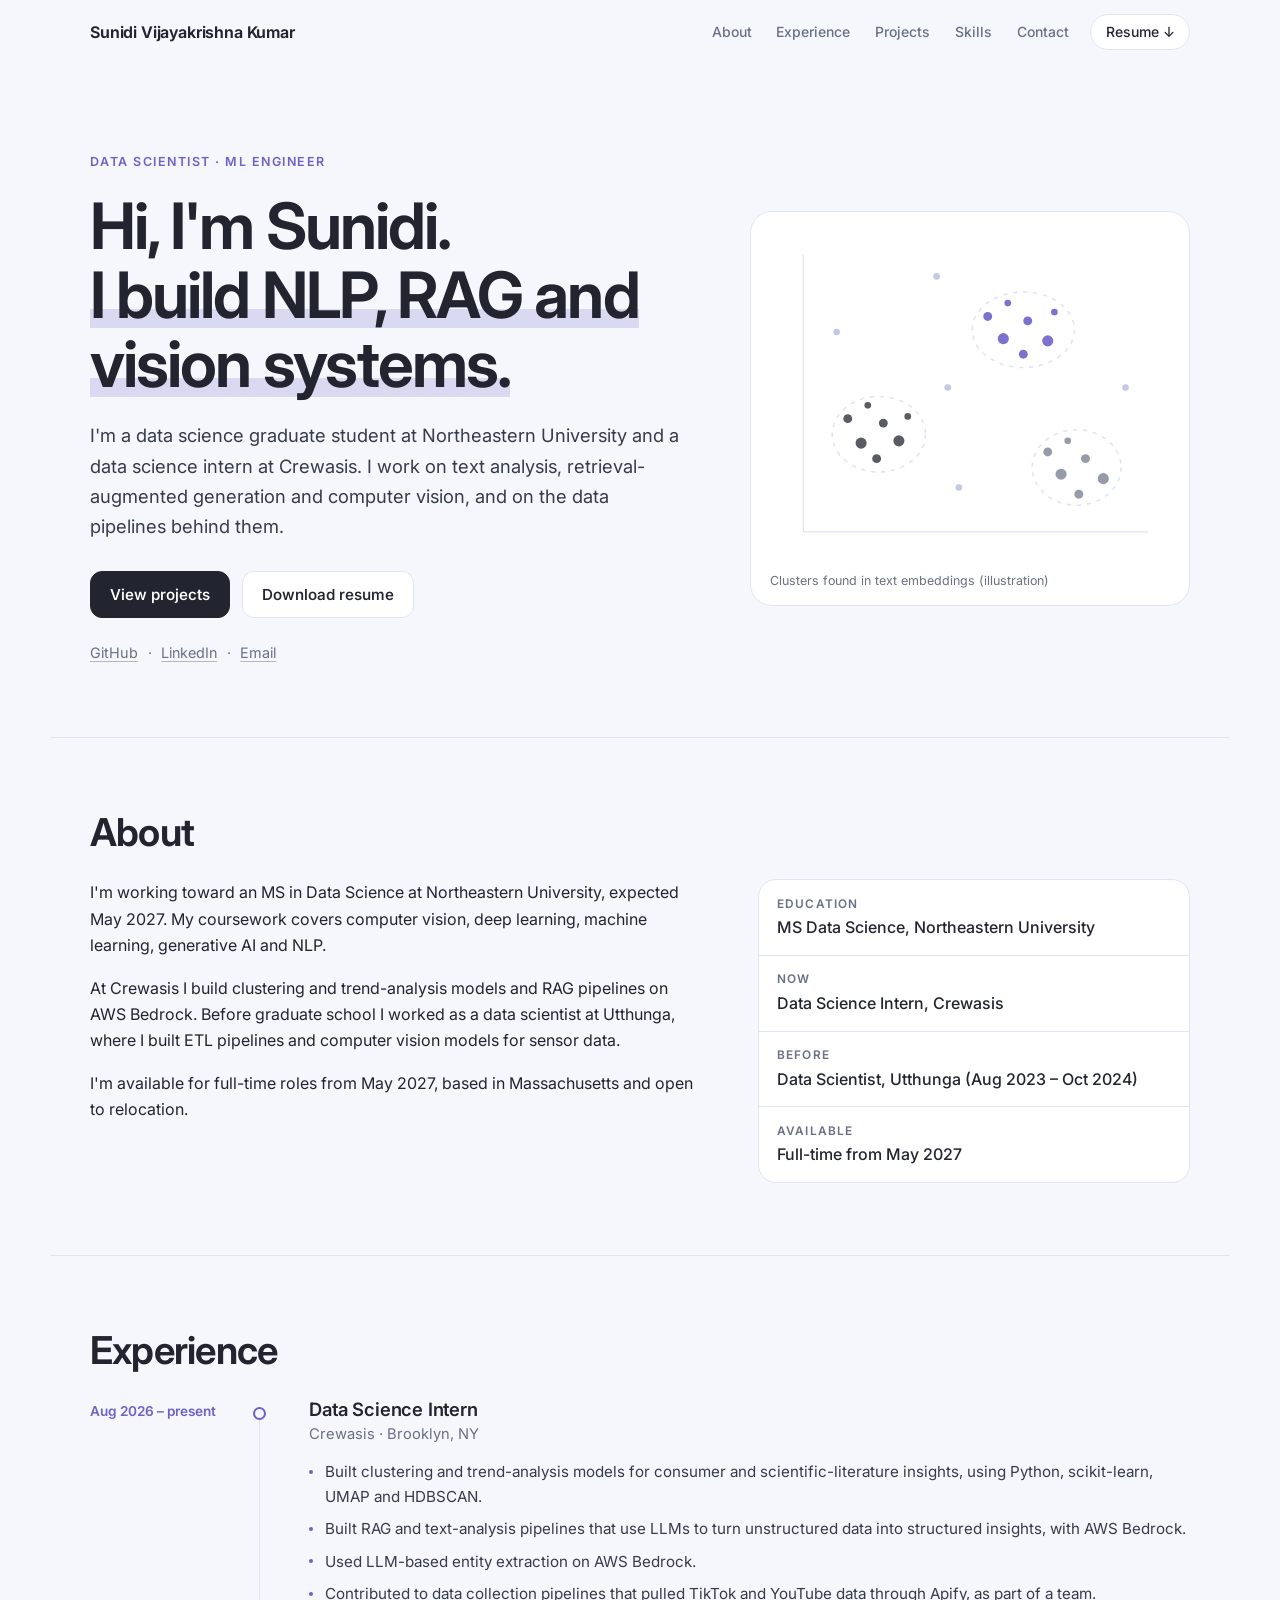
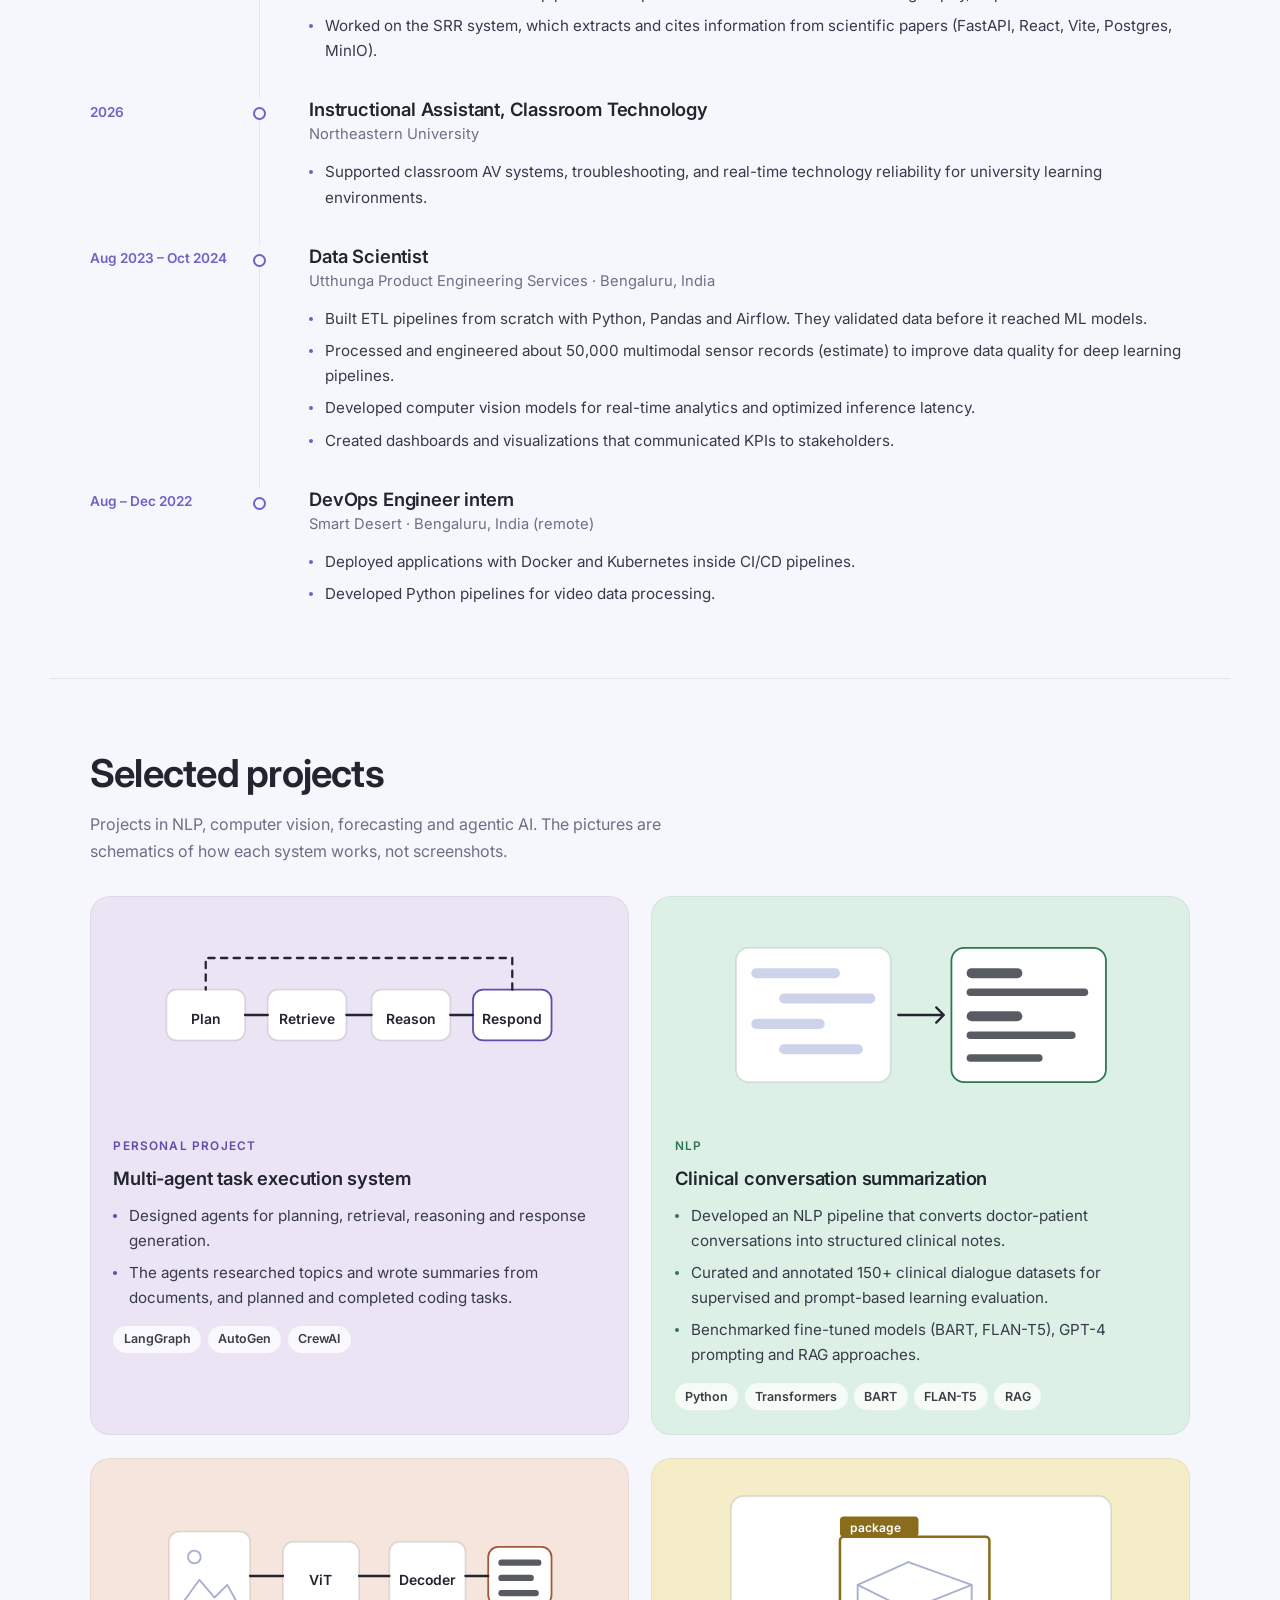
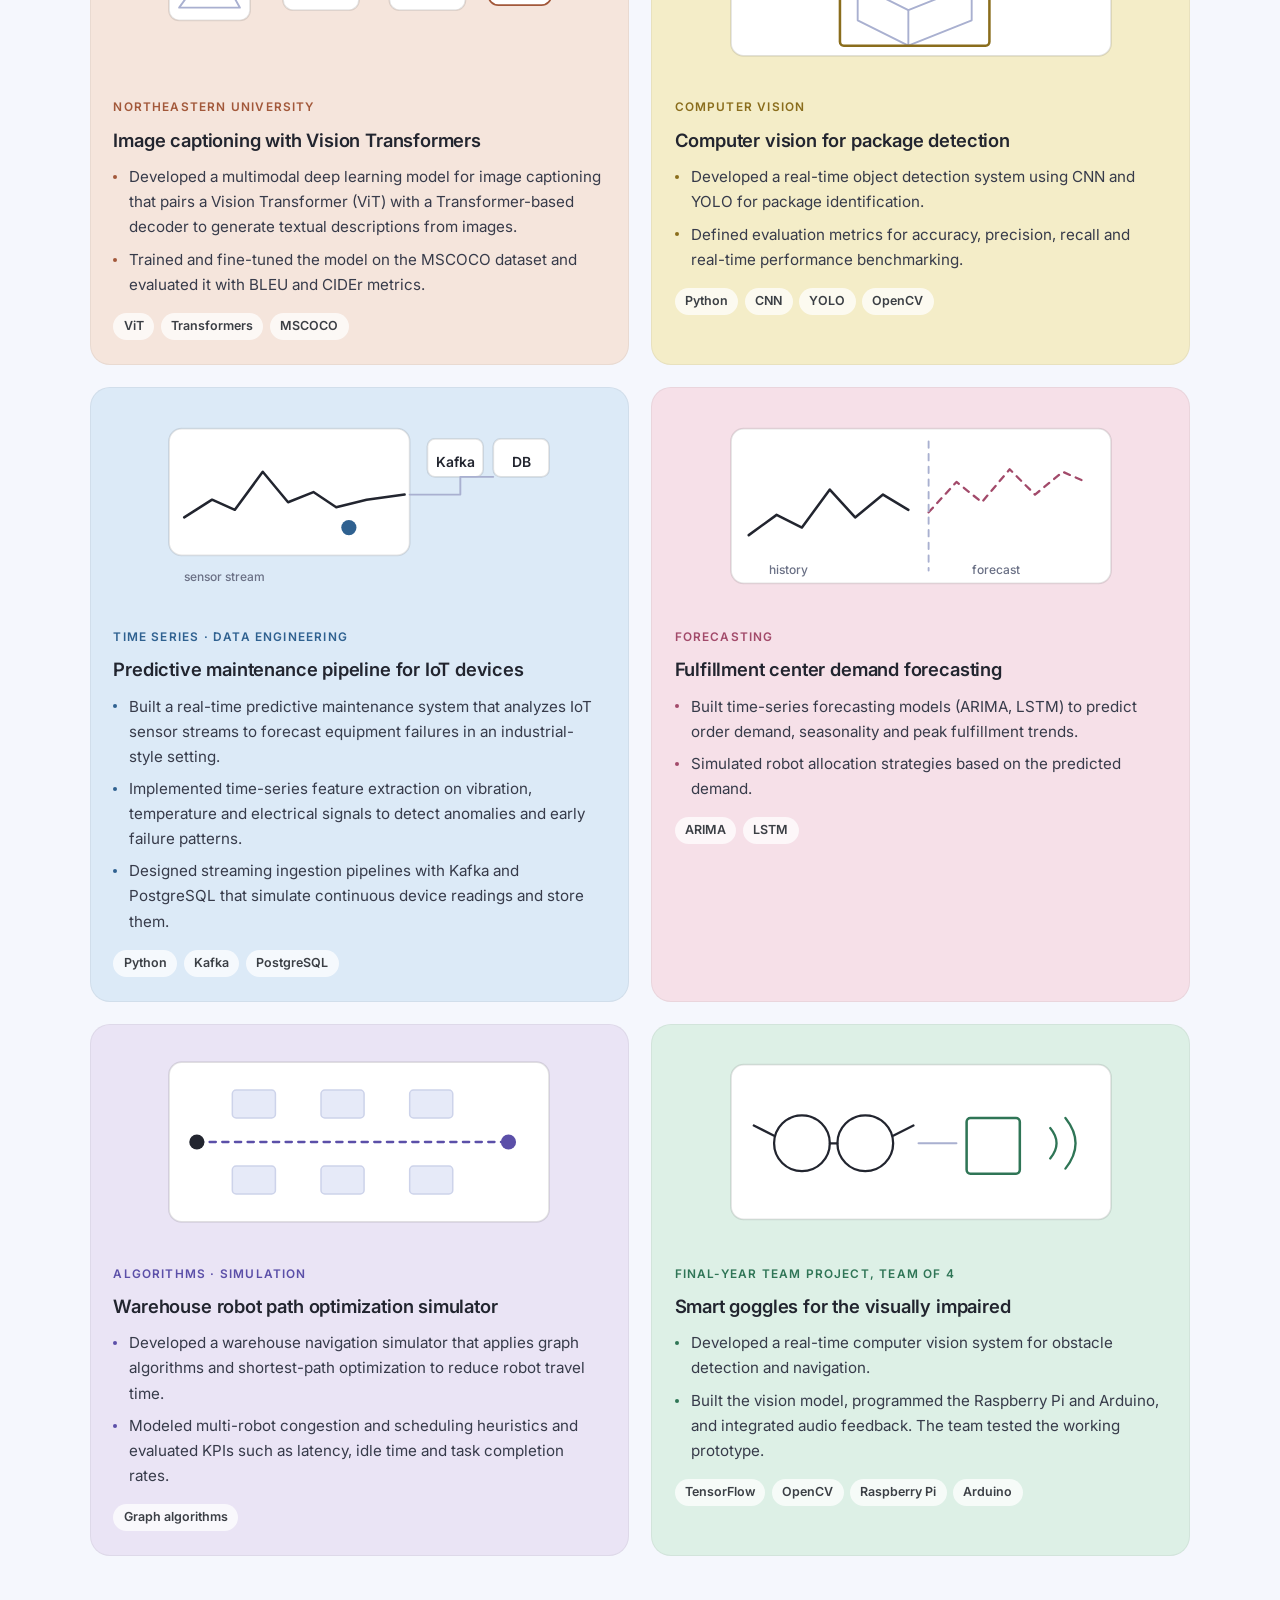
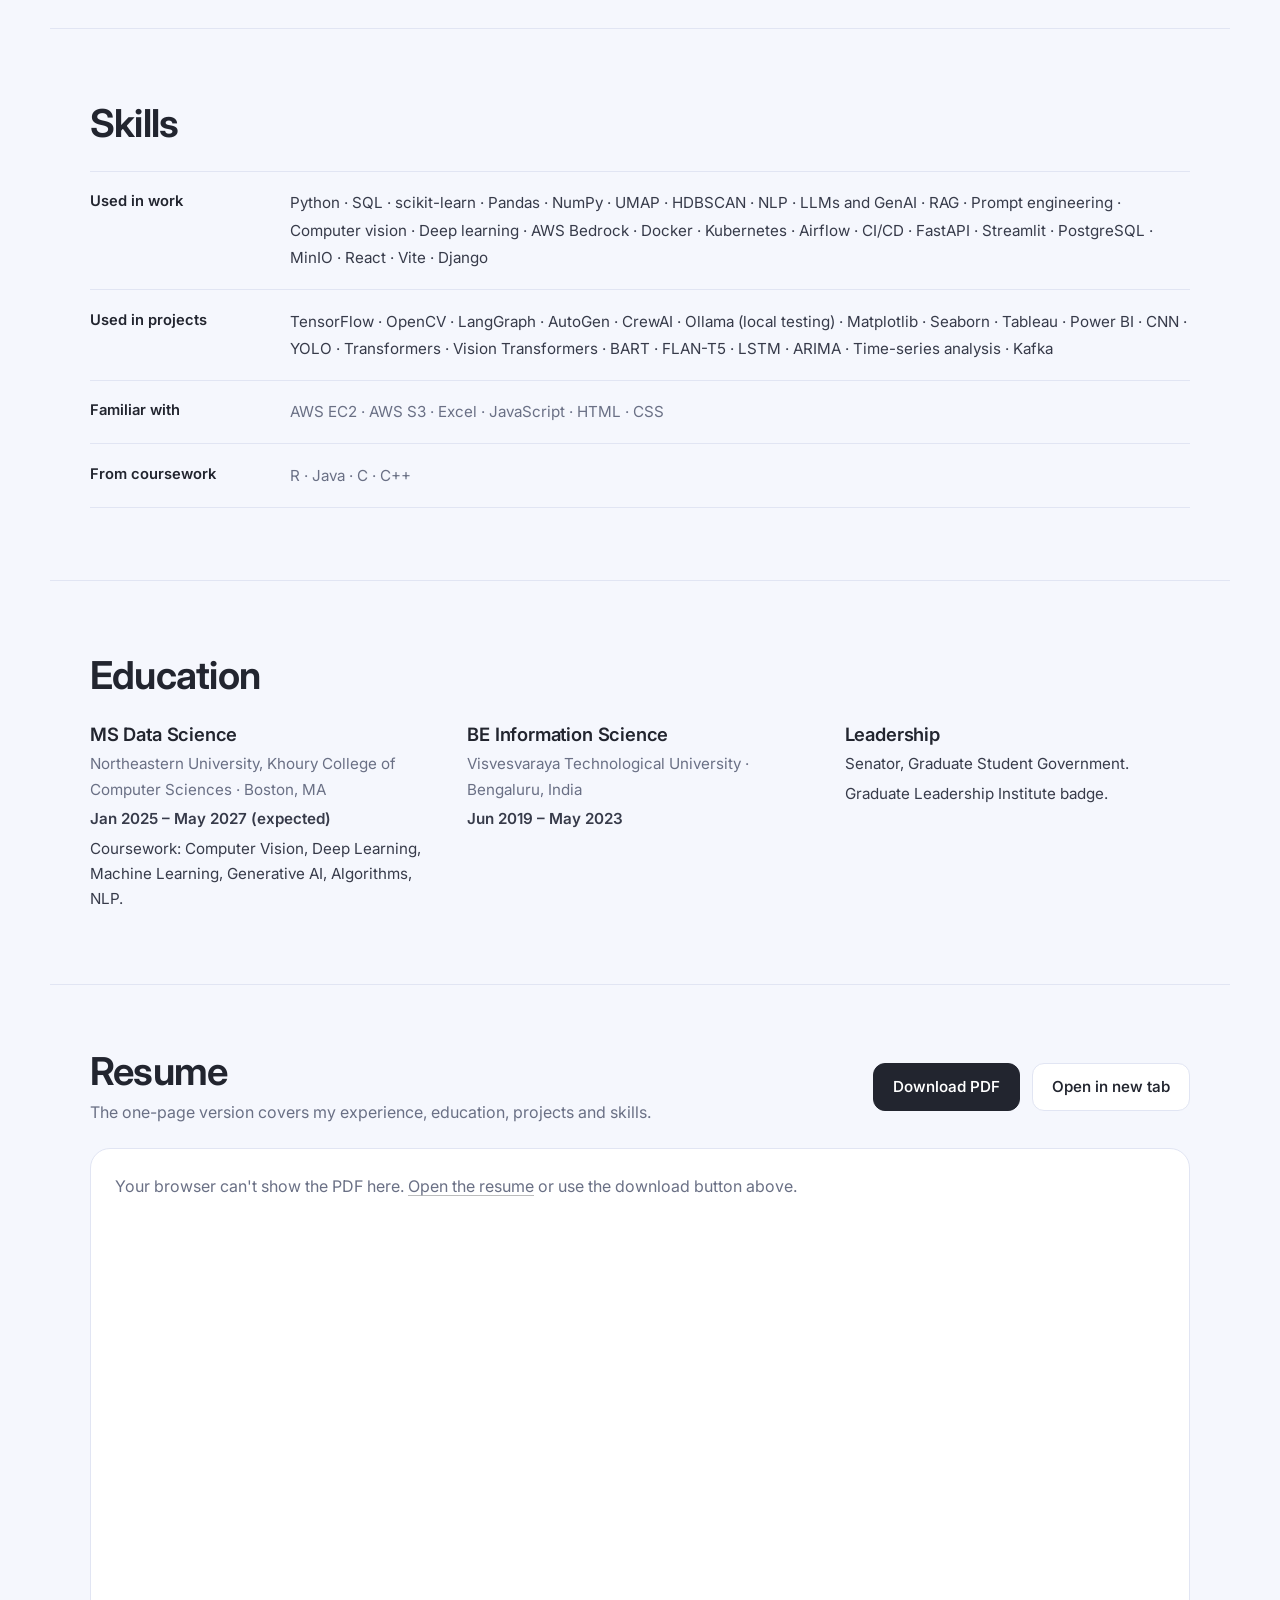
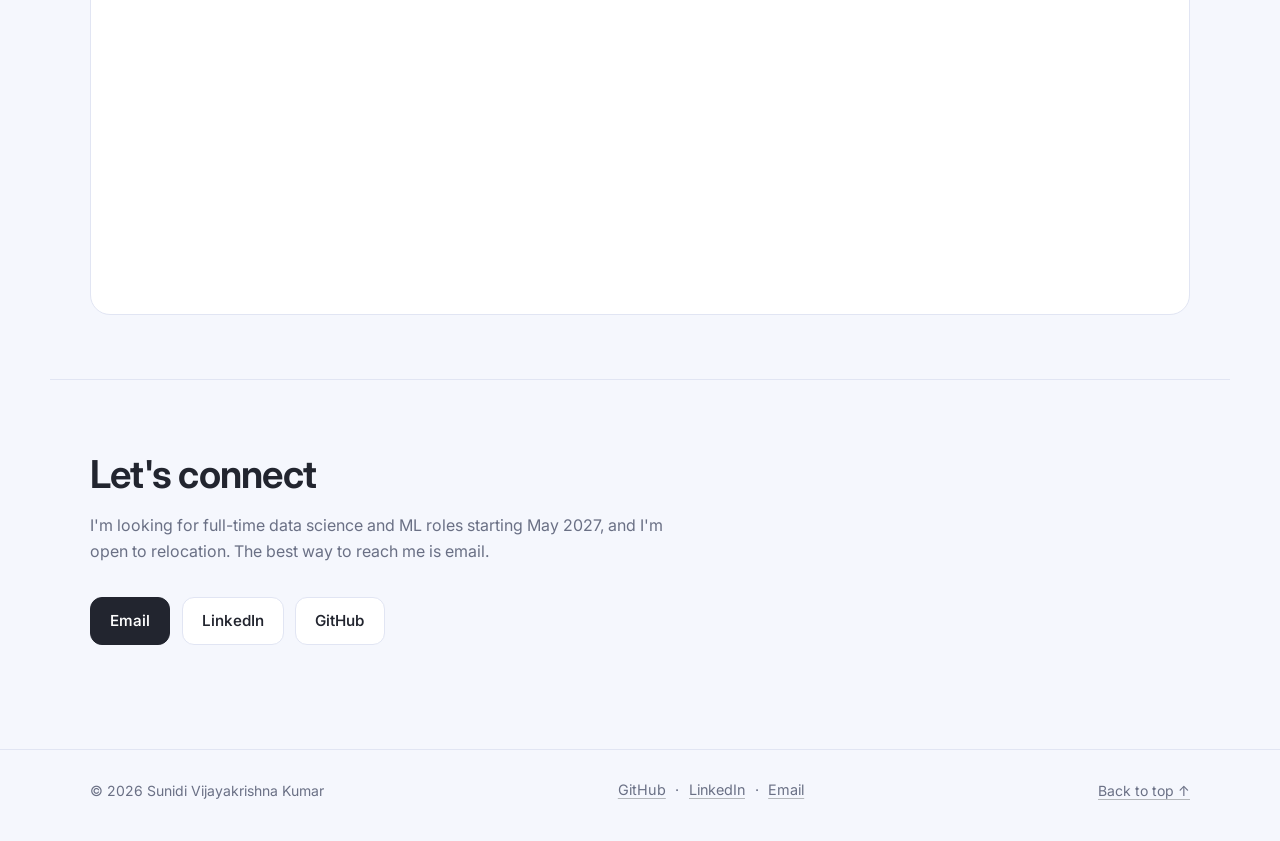
<file: index.html>
<!doctype html>
<html lang="en">
<head>
<meta charset="utf-8">
<meta name="viewport" content="width=device-width, initial-scale=1">
<title>Sunidi Vijayakrishna Kumar | Data Scientist: NLP, RAG, Computer Vision</title>
<meta name="description" content="Data scientist building NLP, RAG and computer vision systems. MS Data Science at Northeastern (May 2027). Open to Data Scientist, Applied Scientist and ML Engineer roles.">
<meta property="og:type" content="website">
<meta property="og:title" content="Sunidi Vijayakrishna Kumar | Data Scientist">
<meta property="og:description" content="NLP, RAG and computer vision systems. MS Data Science at Northeastern, available full-time from May 2027.">
<meta name="twitter:description" content="NLP, RAG and computer vision systems. MS Data Science at Northeastern, available full-time from May 2027.">
<link rel="icon" href="data:image/svg+xml,%3Csvg xmlns='http://www.w3.org/2000/svg' viewBox='0 0 64 64'%3E%3Crect width='64' height='64' rx='14' fill='%23202124'/%3E%3Cpath d='M26 20 14 32l12 12M38 20l12 12-12 12' fill='none' stroke='%23B9B3F0' stroke-width='5' stroke-linecap='round' stroke-linejoin='round'/%3E%3C/svg%3E">
<link rel="preconnect" href="https://fonts.googleapis.com">
<link rel="preconnect" href="https://fonts.gstatic.com" crossorigin>
<link href="https://fonts.googleapis.com/css2?family=Inter:wght@400;500;600;700&display=swap" rel="stylesheet">
<link rel="stylesheet" href="style.css">
<script>document.documentElement.classList.add("js")</script>
</head>
<body>
<a class="skip" href="#about">Skip to content</a>

<header class="nav">
  <div class="wrap nav-in">
    <a class="brand" href="#top">Sunidi Vijayakrishna Kumar</a>
    <button class="menu-btn" type="button" aria-expanded="false" aria-controls="menu" aria-label="Menu"><span></span><span></span></button>
    <nav id="menu" aria-label="Sections">
      <ul>
        <li><a href="#about">About</a></li>
        <li><a href="#experience">Experience</a></li>
        <li><a href="#projects">Projects</a></li>
        <li><a href="#skills">Skills</a></li>
        <li><a href="#contact">Contact</a></li>
        <li><a class="resume-link" href="#resume">Resume ↓</a></li>
      </ul>
    </nav>
  </div>
</header>

<main id="top">

  <section class="hero wrap" aria-labelledby="name">
    <div class="hero-text">
      <p class="eyebrow">Data scientist · ML engineer</p>
      <h1 id="name">Hi, I'm Sunidi.<br><span class="hl">I build NLP, RAG and vision systems.</span></h1>
      <p class="lede">I'm a data science graduate student at Northeastern University and a data science intern at Crewasis. I work on text analysis, retrieval-augmented generation and computer vision, and on the data pipelines behind them.</p>
      <div class="actions">
        <a class="btn primary" href="#projects">View projects</a>
        <a class="btn" href="resume.pdf" download="Sunidi-Kumar-Resume.pdf" data-download>Download resume</a>
      </div>
      <p class="links"><a href="https://github.com/vksunidi" target="_blank" rel="noopener">GitHub</a><span aria-hidden="true">·</span><a href="https://www.linkedin.com/in/sunidi-vijayakrishnakumar" target="_blank" rel="noopener">LinkedIn</a><span aria-hidden="true">·</span><a href="mailto:sunidivijayakrishnak@gmail.com">Email</a></p>
    </div>
    <figure class="hero-art" aria-hidden="true">
      <svg viewBox="0 0 360 300" role="img">
        <g class="grid"><path d="M30 270H340M30 270V20"/></g>
        <g class="dots a"><circle cx="82" cy="190" r="5"/><circle cx="102" cy="172" r="4"/><circle cx="70" cy="168" r="4"/><circle cx="96" cy="204" r="4"/><circle cx="116" cy="188" r="5"/><circle cx="88" cy="156" r="3"/><circle cx="124" cy="166" r="3"/></g>
        <g class="dots b"><circle cx="210" cy="96" r="5"/><circle cx="232" cy="80" r="4"/><circle cx="196" cy="76" r="4"/><circle cx="228" cy="110" r="4"/><circle cx="250" cy="98" r="5"/><circle cx="214" cy="64" r="3"/><circle cx="256" cy="72" r="3"/></g>
        <g class="dots c"><circle cx="262" cy="218" r="5"/><circle cx="284" cy="204" r="4"/><circle cx="250" cy="198" r="4"/><circle cx="278" cy="236" r="4"/><circle cx="300" cy="222" r="5"/><circle cx="268" cy="188" r="3"/></g>
        <g class="rings"><ellipse cx="98" cy="182" rx="42" ry="34"/><ellipse cx="228" cy="88" rx="46" ry="34"/><ellipse cx="276" cy="212" rx="40" ry="34"/></g>
        <g class="noise"><circle cx="160" cy="140" r="3"/><circle cx="170" cy="230" r="3"/><circle cx="320" cy="140" r="3"/><circle cx="60" cy="90" r="3"/><circle cx="150" cy="40" r="3"/></g>
      </svg>
      <figcaption>Clusters found in text embeddings (illustration)</figcaption>
    </figure>
  </section>

  <section class="wrap block" id="about" aria-labelledby="about-h">
    <h2 id="about-h" class="reveal">About</h2>
    <div class="about">
      <div class="reveal">
        <p>I'm working toward an MS in Data Science at Northeastern University, expected May 2027. My coursework covers computer vision, deep learning, machine learning, generative AI and NLP.</p>
        <p>At Crewasis I build clustering and trend-analysis models and RAG pipelines on AWS Bedrock. Before graduate school I worked as a data scientist at Utthunga, where I built ETL pipelines and computer vision models for sensor data.</p>
        <p>I'm available for full-time roles from May 2027, based in Massachusetts and open to relocation.</p>
      </div>
      <dl class="facts reveal">
        <div><dt>Education</dt><dd>MS Data Science, Northeastern University</dd></div>
        <div><dt>Now</dt><dd>Data Science Intern, Crewasis</dd></div>
        <div><dt>Before</dt><dd>Data Scientist, Utthunga (Aug 2023 – Oct 2024)</dd></div>
        <div><dt>Available</dt><dd>Full-time from May 2027</dd></div>
      </dl>
    </div>
  </section>

  <section class="wrap block" id="experience" aria-labelledby="exp-h">
    <h2 id="exp-h" class="reveal">Experience</h2>
    <ol class="timeline">
      <li class="reveal">
        <p class="when">Aug 2026 – present</p>
        <div>
          <h3>Data Science Intern</h3>
          <p class="org">Crewasis · Brooklyn, NY</p>
          <ul>
            <li data-fact="exp-crewasis-1">Built clustering and trend-analysis models for consumer and scientific-literature insights, using Python, scikit-learn, UMAP and HDBSCAN.</li>
            <li data-fact="exp-crewasis-3">Built RAG and text-analysis pipelines that use LLMs to turn unstructured data into structured insights, with AWS Bedrock.</li>
            <li data-fact="exp-crewasis-7">Used LLM-based entity extraction on AWS Bedrock.</li>
            <li data-fact="exp-crewasis-2">Contributed to data collection pipelines that pulled TikTok and YouTube data through Apify, as part of a team.</li>
            <li data-fact="exp-crewasis-4">Worked on the SRR system, which extracts and cites information from scientific papers (FastAPI, React, Vite, Postgres, MinIO).</li>
          </ul>
        </div>
      </li>
      <li class="reveal">
        <p class="when">2026</p>
        <div>
          <h3>Instructional Assistant, Classroom Technology</h3>
          <p class="org">Northeastern University</p>
          <ul>
            <li data-fact="exp-neu-ia-1">Supported classroom AV systems, troubleshooting, and real-time technology reliability for university learning environments.</li>
          </ul>
        </div>
      </li>
      <li class="reveal">
        <p class="when">Aug 2023 – Oct 2024</p>
        <div>
          <h3>Data Scientist</h3>
          <p class="org">Utthunga Product Engineering Services · Bengaluru, India</p>
          <ul>
            <li data-fact="exp-utthunga-2">Built ETL pipelines from scratch with Python, Pandas and Airflow. They validated data before it reached ML models.</li>
            <li data-fact="exp-utthunga-1">Processed and engineered about 50,000 multimodal sensor records (estimate) to improve data quality for deep learning pipelines.</li>
            <li data-fact="exp-utthunga-3">Developed computer vision models for real-time analytics and optimized inference latency.</li>
            <li data-fact="exp-utthunga-4">Created dashboards and visualizations that communicated KPIs to stakeholders.</li>
          </ul>
        </div>
      </li>
      <li class="reveal">
        <p class="when">Aug – Dec 2022</p>
        <div>
          <h3>DevOps Engineer intern</h3>
          <p class="org">Smart Desert · Bengaluru, India (remote)</p>
          <ul>
            <li data-fact="exp-smartdesert-2">Deployed applications with Docker and Kubernetes inside CI/CD pipelines.</li>
            <li data-fact="exp-smartdesert-1">Developed Python pipelines for video data processing.</li>
          </ul>
        </div>
      </li>
    </ol>
  </section>

  <section class="wrap block" id="projects" aria-labelledby="proj-h">
    <h2 id="proj-h" class="reveal">Selected projects</h2>
    <p class="intro reveal">Projects in NLP, computer vision, forecasting and agentic AI. The pictures are schematics of how each system works, not screenshots.</p>
    <div class="proj-grid">

      <article class="card reveal" data-fact="proj-multiagent">
        <figure>
          <svg viewBox="0 0 320 150" role="img" aria-label="Four agents in a row: planning, retrieval, reasoning, response">
            <g class="bx"><rect x="8" y="55" width="62" height="40" rx="8"/><rect x="88" y="55" width="62" height="40" rx="8"/><rect x="170" y="55" width="62" height="40" rx="8"/><rect x="250" y="55" width="62" height="40" rx="8" class="ac"/></g>
            <g class="tx"><text x="39" y="79">Plan</text><text x="119" y="79">Retrieve</text><text x="201" y="79">Reason</text><text x="281" y="79">Respond</text></g>
            <g class="ln"><path d="M70 75H88M150 75H170M232 75H250"/><path d="M281 55V30H39V55" class="dash"/></g>
          </svg>
        </figure>
        <div class="body">
          <p class="tag">Personal project</p>
          <h3>Multi-agent task execution system</h3>
          <ul>
            <li data-fact="proj-multiagent-1">Designed agents for planning, retrieval, reasoning and response generation.</li>
            <li data-fact="proj-multiagent-2">The agents researched topics and wrote summaries from documents, and planned and completed coding tasks.</li>
          </ul>
          <ul class="pills" aria-label="Technologies"><li>LangGraph</li><li>AutoGen</li><li>CrewAI</li></ul>
        </div>
      </article>

      <article class="card reveal" data-fact="proj-clinical">
        <figure>
          <svg viewBox="0 0 320 150" role="img" aria-label="A conversation turned into a structured note">
            <g class="bx"><rect x="14" y="22" width="122" height="106" rx="10"/><rect x="184" y="22" width="122" height="106" rx="10" class="ac"/></g>
            <g class="bar"><rect x="26" y="38" width="70" height="8" rx="4"/><rect x="48" y="58" width="76" height="8" rx="4"/><rect x="26" y="78" width="58" height="8" rx="4"/><rect x="48" y="98" width="66" height="8" rx="4"/></g>
            <g class="bar ink"><rect x="196" y="38" width="44" height="8" rx="4"/><rect x="196" y="54" width="96" height="6" rx="3"/><rect x="196" y="72" width="44" height="8" rx="4"/><rect x="196" y="88" width="86" height="6" rx="3"/><rect x="196" y="106" width="60" height="6" rx="3"/></g>
            <g class="ln"><path d="M142 75H178M172 69l6 6-6 6"/></g>
          </svg>
        </figure>
        <div class="body">
          <p class="tag">NLP</p>
          <h3>Clinical conversation summarization</h3>
          <ul>
            <li data-fact="proj-clinical-1">Developed an NLP pipeline that converts doctor-patient conversations into structured clinical notes.</li>
            <li data-fact="proj-clinical-2">Curated and annotated 150+ clinical dialogue datasets for supervised and prompt-based learning evaluation.</li>
            <li data-fact="proj-clinical-3">Benchmarked fine-tuned models (BART, FLAN-T5), GPT-4 prompting and RAG approaches.</li>
          </ul>
          <ul class="pills" aria-label="Technologies"><li>Python</li><li>Transformers</li><li>BART</li><li>FLAN-T5</li><li>RAG</li></ul>
        </div>
      </article>

      <article class="card reveal" data-fact="proj-captioning">
        <figure>
          <svg viewBox="0 0 320 150" role="img" aria-label="An image goes through a vision transformer encoder and a transformer decoder to produce a caption">
            <g class="bx"><rect x="10" y="40" width="64" height="70" rx="8"/><rect x="100" y="48" width="60" height="54" rx="8"/><rect x="184" y="48" width="60" height="54" rx="8"/><rect x="262" y="52" width="50" height="46" rx="8" class="ac"/></g>
            <g class="ln"><path d="M18 100l16-22 12 14 10-10 10 18z" class="soft"/><circle cx="30" cy="60" r="5" class="soft"/><path d="M74 75H100M160 75H184M244 75H262"/></g>
            <g class="tx"><text x="130" y="79">ViT</text><text x="214" y="79">Decoder</text></g>
            <g class="bar ink"><rect x="270" y="62" width="34" height="5" rx="2.5"/><rect x="270" y="74" width="28" height="5" rx="2.5"/><rect x="270" y="86" width="32" height="5" rx="2.5"/></g>
          </svg>
        </figure>
        <div class="body">
          <p class="tag">Northeastern University</p>
          <h3>Image captioning with Vision Transformers</h3>
          <ul>
            <li data-fact="proj-captioning-1">Developed a multimodal deep learning model for image captioning that pairs a Vision Transformer (ViT) with a Transformer-based decoder to generate textual descriptions from images.</li>
            <li data-fact="proj-captioning-2">Trained and fine-tuned the model on the MSCOCO dataset and evaluated it with BLEU and CIDEr metrics.</li>
          </ul>
          <ul class="pills" aria-label="Technologies"><li>ViT</li><li>Transformers</li><li>MSCOCO</li></ul>
        </div>
      </article>

      <article class="card reveal" data-fact="proj-package">
        <figure>
          <svg viewBox="0 0 320 150" role="img" aria-label="A box with a detection rectangle drawn around it">
            <g class="bx"><rect x="10" y="12" width="300" height="126" rx="10"/></g>
            <g class="ln"><path d="M110 82l40-18 50 18-50 20z" class="soft"/><path d="M110 82v28l40 20V102M200 82v28l-50 20" class="soft"/></g>
            <g class="det"><rect x="96" y="44" width="118" height="86" rx="3"/><rect x="96" y="28" width="62" height="16" rx="3" class="fill"/><text x="104" y="40">package</text></g>
          </svg>
        </figure>
        <div class="body">
          <p class="tag">Computer vision</p>
          <h3>Computer vision for package detection</h3>
          <ul>
            <li data-fact="proj-package-1">Developed a real-time object detection system using CNN and YOLO for package identification.</li>
            <li data-fact="proj-package-2">Defined evaluation metrics for accuracy, precision, recall and real-time performance benchmarking.</li>
          </ul>
          <ul class="pills" aria-label="Technologies"><li>Python</li><li>CNN</li><li>YOLO</li><li>OpenCV</li></ul>
        </div>
      </article>

      <article class="card reveal" data-fact="proj-iot">
        <figure>
          <svg viewBox="0 0 320 150" role="img" aria-label="Sensor signal with one flagged anomaly, feeding a stream and a database">
            <g class="bx"><rect x="10" y="14" width="190" height="100" rx="10"/><rect x="214" y="22" width="44" height="30" rx="6"/><rect x="266" y="22" width="44" height="30" rx="6"/></g>
            <g class="ln"><path d="M22 84l22-14 18 8 22-30 20 24 20-8 18 12 24-6 30-4" class="sig"/><path d="M200 66h40V52M240 52h26" class="soft"/></g>
            <circle cx="152" cy="92" r="6" class="flag"/>
            <g class="tx"><text x="236" y="41">Kafka</text><text x="288" y="41">DB</text></g>
            <g class="tx small"><text x="22" y="132">sensor stream</text></g>
          </svg>
        </figure>
        <div class="body">
          <p class="tag">Time series · data engineering</p>
          <h3>Predictive maintenance pipeline for IoT devices</h3>
          <ul>
            <li data-fact="proj-iot-1">Built a real-time predictive maintenance system that analyzes IoT sensor streams to forecast equipment failures in an industrial-style setting.</li>
            <li data-fact="proj-iot-2">Implemented time-series feature extraction on vibration, temperature and electrical signals to detect anomalies and early failure patterns.</li>
            <li data-fact="proj-iot-3">Designed streaming ingestion pipelines with Kafka and PostgreSQL that simulate continuous device readings and store them.</li>
          </ul>
          <ul class="pills" aria-label="Technologies"><li>Python</li><li>Kafka</li><li>PostgreSQL</li></ul>
        </div>
      </article>

      <article class="card reveal" data-fact="proj-forecast">
        <figure>
          <svg viewBox="0 0 320 150" role="img" aria-label="A time series with a dashed forecast continuing to the right">
            <g class="bx"><rect x="10" y="14" width="300" height="122" rx="10"/></g>
            <g class="ln"><path d="M24 98l22-16 20 10 22-30 20 22 22-18 20 12" class="sig"/><path d="M166 80l22-24 20 16 22-26 20 20 22-18 18 8" class="dash gold"/><path d="M166 24V126" class="soft dash"/></g>
            <g class="tx small"><text x="40" y="126">history</text><text x="200" y="126">forecast</text></g>
          </svg>
        </figure>
        <div class="body">
          <p class="tag">Forecasting</p>
          <h3>Fulfillment center demand forecasting</h3>
          <ul>
            <li data-fact="proj-forecast-1">Built time-series forecasting models (ARIMA, LSTM) to predict order demand, seasonality and peak fulfillment trends.</li>
            <li data-fact="proj-forecast-2">Simulated robot allocation strategies based on the predicted demand.</li>
          </ul>
          <ul class="pills" aria-label="Technologies"><li>ARIMA</li><li>LSTM</li></ul>
        </div>
      </article>

      <article class="card reveal" data-fact="proj-warehouse">
        <figure>
          <svg viewBox="0 0 320 150" role="img" aria-label="A warehouse grid with a shortest path around shelves">
            <g class="bx"><rect x="10" y="12" width="300" height="126" rx="10"/></g>
            <g class="shelf"><rect x="60" y="34" width="34" height="22" rx="3"/><rect x="60" y="94" width="34" height="22" rx="3"/><rect x="130" y="34" width="34" height="22" rx="3"/><rect x="130" y="94" width="34" height="22" rx="3"/><rect x="200" y="34" width="34" height="22" rx="3"/><rect x="200" y="94" width="34" height="22" rx="3"/></g>
            <g class="ln"><path d="M32 75H112V75H182V75H278" class="dash gold"/></g>
            <circle cx="32" cy="75" r="6" class="ink-dot"/><circle cx="278" cy="75" r="6" class="flag"/>
          </svg>
        </figure>
        <div class="body">
          <p class="tag">Algorithms · simulation</p>
          <h3>Warehouse robot path optimization simulator</h3>
          <ul>
            <li data-fact="proj-warehouse-1">Developed a warehouse navigation simulator that applies graph algorithms and shortest-path optimization to reduce robot travel time.</li>
            <li data-fact="proj-warehouse-2">Modeled multi-robot congestion and scheduling heuristics and evaluated KPIs such as latency, idle time and task completion rates.</li>
          </ul>
          <ul class="pills" aria-label="Technologies"><li>Graph algorithms</li></ul>
        </div>
      </article>

      <article class="card reveal" data-fact="proj-goggles">
        <figure>
          <svg viewBox="0 0 320 150" role="img" aria-label="Smart glasses detect an obstacle and send audio feedback">
            <g class="bx"><rect x="10" y="14" width="300" height="122" rx="10"/></g>
            <g class="ln"><circle cx="66" cy="76" r="22"/><circle cx="116" cy="76" r="22"/><path d="M88 76h6M44 70L28 62M138 70l16-8"/></g>
            <g class="det"><rect x="196" y="56" width="42" height="44" rx="3"/></g>
            <g class="ln soft"><path d="M158 76h30"/></g>
            <g class="ln gold"><path d="M262 64q10 12 0 24M274 56q16 20 0 40"/></g>
          </svg>
        </figure>
        <div class="body">
          <p class="tag">Final-year team project, team of 4</p>
          <h3>Smart goggles for the visually impaired</h3>
          <ul>
            <li data-fact="proj-goggles-1">Developed a real-time computer vision system for obstacle detection and navigation.</li>
            <li data-fact="proj-goggles-2">Built the vision model, programmed the Raspberry Pi and Arduino, and integrated audio feedback. The team tested the working prototype.</li>
          </ul>
          <ul class="pills" aria-label="Technologies"><li>TensorFlow</li><li>OpenCV</li><li>Raspberry Pi</li><li>Arduino</li></ul>
        </div>
      </article>

    </div>
  </section>

  <section class="wrap block" id="skills" aria-labelledby="skills-h">
    <h2 id="skills-h" class="reveal">Skills</h2>
    <dl class="skill-list reveal">
      <div data-fact="skills:production"><dt>Used in work</dt><dd>Python · SQL · scikit-learn · Pandas · NumPy · UMAP · HDBSCAN · NLP · LLMs and GenAI · RAG · Prompt engineering · Computer vision · Deep learning · AWS Bedrock · Docker · Kubernetes · Airflow · CI/CD · FastAPI · Streamlit · PostgreSQL · MinIO · React · Vite · Django</dd></div>
      <div data-fact="skills:project"><dt>Used in projects</dt><dd>TensorFlow · OpenCV · LangGraph · AutoGen · CrewAI · Ollama (local testing) · Matplotlib · Seaborn · Tableau · Power BI · CNN · YOLO · Transformers · Vision Transformers · BART · FLAN-T5 · LSTM · ARIMA · Time-series analysis · Kafka</dd></div>
      <div data-fact="skills:familiar"><dt>Familiar with</dt><dd>AWS EC2 · AWS S3 · Excel · JavaScript · HTML · CSS</dd></div>
      <div data-fact="skills:studied"><dt>From coursework</dt><dd>R · Java · C · C++</dd></div>
    </dl>
  </section>

  <section class="wrap block" id="education" aria-labelledby="edu-h">
    <h2 id="edu-h" class="reveal">Education</h2>
    <div class="edu">
      <div class="reveal">
        <h3>MS Data Science</h3>
        <p class="org">Northeastern University, Khoury College of Computer Sciences · Boston, MA</p>
        <p class="when">Jan 2025 – May 2027 (expected)</p>
        <p>Coursework: Computer Vision, Deep Learning, Machine Learning, Generative AI, Algorithms, NLP.</p>
      </div>
      <div class="reveal">
        <h3>BE Information Science</h3>
        <p class="org">Visvesvaraya Technological University · Bengaluru, India</p>
        <p class="when">Jun 2019 – May 2023</p>
      </div>
      <div class="reveal">
        <h3>Leadership</h3>
        <p>Senator, Graduate Student Government.</p>
        <p>Graduate Leadership Institute badge.</p>
      </div>
    </div>
  </section>

  <section class="wrap block resume" id="resume" aria-labelledby="resume-h">
    <div class="resume-head reveal">
      <div>
        <h2 id="resume-h">Resume</h2>
        <p>The one-page version covers my experience, education, projects and skills.</p>
      </div>
      <div class="actions">
        <a class="btn primary" href="resume.pdf" download="Sunidi-Kumar-Resume.pdf" data-download>Download PDF</a>
        <a class="btn" href="resume.pdf" target="_blank" rel="noopener">Open in new tab</a>
      </div>
    </div>
    <div class="pdf-frame reveal">
      <object data="resume.pdf#view=FitH&toolbar=0" type="application/pdf" aria-label="Resume, PDF preview">
        <p>Your browser can't show the PDF here. <a href="resume.pdf" target="_blank" rel="noopener">Open the resume</a> or use the download button above.</p>
      </object>
    </div>
  </section>

  <section class="wrap block" id="contact" aria-labelledby="contact-h">
    <h2 id="contact-h" class="reveal">Let's connect</h2>
    <p class="intro reveal">I'm looking for full-time data science and ML roles starting May 2027, and I'm open to relocation. The best way to reach me is email.</p>
    <p class="contact-links reveal">
      <a class="btn primary" href="mailto:sunidivijayakrishnak@gmail.com">Email</a>
      <a class="btn" href="https://www.linkedin.com/in/sunidi-vijayakrishnakumar" target="_blank" rel="noopener">LinkedIn</a>
      <a class="btn" href="https://github.com/vksunidi" target="_blank" rel="noopener">GitHub</a>
    </p>
  </section>

</main>

<footer class="foot">
  <div class="wrap foot-in">
    <p>© 2026 Sunidi Vijayakrishna Kumar</p>
    <p class="links"><a href="https://github.com/vksunidi" target="_blank" rel="noopener">GitHub</a><span aria-hidden="true">·</span><a href="https://www.linkedin.com/in/sunidi-vijayakrishnakumar" target="_blank" rel="noopener">LinkedIn</a><span aria-hidden="true">·</span><a href="mailto:sunidivijayakrishnak@gmail.com">Email</a></p>
    <a href="#top">Back to top ↑</a>
  </div>
</footer>
<script src="script.js"></script>
</body>
</html>
</file>
<file: style.css>
:root {
  --bg: #F5F7FD;
  --ink: #22252F;
  --muted: #6A7085;
  --accent: #6B63C8;
  --card: #FFFFFF;
  --subtle: #EBEEFB;
  --line: #E1E5F3;
  --font: "Inter", system-ui, -apple-system, "Segoe UI", Roboto, sans-serif;
  --w: 1180px;
  --pad: clamp(1.1rem, 4vw, 2.5rem);
}

* { box-sizing: border-box; }
html { scroll-behavior: smooth; scroll-padding-top: 4.5rem; overflow-x: clip; }
body { margin: 0; background: var(--bg); color: var(--ink); font-family: var(--font); font-size: 1rem; line-height: 1.65; -webkit-font-smoothing: antialiased; }
a { color: inherit; text-decoration-color: rgba(32, 33, 36, .3); text-underline-offset: 3px; }
a:hover { color: var(--accent); text-decoration-color: var(--accent); }
ul, ol { margin: 0; padding: 0; list-style: none; }
h1, h2, h3, p, dl, dd, figure { margin: 0; }
:focus-visible { outline: 2px solid var(--accent); outline-offset: 3px; border-radius: 6px; }
.wrap { max-width: var(--w); margin: 0 auto; padding-inline: var(--pad); }
.skip { position: absolute; left: -999px; top: .5rem; background: var(--ink); color: #fff; padding: .5rem .9rem; border-radius: 8px; z-index: 30; }
.skip:focus { left: .5rem; }

/* Navigation */
.nav { position: sticky; top: 0; z-index: 20; background: rgba(245, 247, 253, .85); backdrop-filter: blur(12px); -webkit-backdrop-filter: blur(12px); border-bottom: 1px solid transparent; transition: border-color .25s ease; }
.nav.compact { border-bottom-color: var(--line); }
.nav-in { display: flex; align-items: center; justify-content: space-between; gap: 1rem; padding-block: .85rem; transition: padding .25s ease; }
.nav.compact .nav-in { padding-block: .55rem; }
.brand { font-weight: 650; text-decoration: none; letter-spacing: -.01em; }
.brand:hover { color: var(--ink); }
nav ul { display: flex; align-items: center; gap: .15rem; }
nav a { display: block; padding: .35rem .7rem; font-size: .875rem; font-weight: 500; color: var(--muted); text-decoration: none; border-radius: 8px; }
nav a:hover, nav a.active { color: var(--ink); }
nav a.active { box-shadow: inset 0 -2px 0 var(--accent); border-radius: 0; }
nav .resume-link { margin-left: .5rem; color: var(--ink); border: 1px solid var(--line); background: var(--card); border-radius: 999px; padding-inline: .9rem; box-shadow: none; }
nav .resume-link:hover { border-color: var(--accent); color: var(--accent); }
.menu-btn { display: none; width: 40px; height: 40px; border: 1px solid var(--line); background: var(--card); border-radius: 10px; cursor: pointer; padding: 0; position: relative; }
.menu-btn span { position: absolute; left: 11px; right: 11px; height: 2px; background: var(--ink); border-radius: 2px; transition: transform .2s ease, top .2s ease; }
.menu-btn span:first-child { top: 15px; } .menu-btn span:last-child { top: 23px; }
.menu-btn[aria-expanded="true"] span:first-child { top: 19px; transform: rotate(45deg); }
.menu-btn[aria-expanded="true"] span:last-child { top: 19px; transform: rotate(-45deg); }

/* Hero */
.hero { display: grid; grid-template-columns: minmax(0, 1.15fr) minmax(0, .85fr); gap: clamp(1.5rem, 5vw, 4rem); align-items: center; padding-block: clamp(2.5rem, 7vw, 5.5rem) clamp(2.5rem, 6vw, 4.5rem); }
.eyebrow { font-size: .78rem; letter-spacing: .12em; text-transform: uppercase; color: var(--accent); font-weight: 600; margin-bottom: 1.1rem; }
h1 { font-size: clamp(2.25rem, 5.4vw, 4rem); line-height: 1.08; letter-spacing: -.03em; font-weight: 650; }
.hl { background: linear-gradient(rgba(107, 99, 200, .20), rgba(107, 99, 200, .20)) 0 92% / 0% .3em no-repeat; animation: underline .9s .5s ease forwards; }
@keyframes underline { to { background-size: 100% .3em; } }
.lede { margin-top: 1.4rem; max-width: 56ch; font-size: clamp(1.02rem, 1.6vw, 1.15rem); color: #373B4A; }
.actions { display: flex; flex-wrap: wrap; gap: .7rem; margin-top: 1.8rem; }
.btn { display: inline-block; padding: .65rem 1.2rem; border-radius: 12px; border: 1px solid var(--line); background: var(--card); font-weight: 550; font-size: .95rem; text-decoration: none; transition: border-color .2s ease, transform .2s ease, background .2s ease; }
.btn:hover { border-color: var(--accent); color: var(--ink); }
.btn.primary { background: var(--ink); border-color: var(--ink); color: #fff; }
.btn.primary:hover { background: #34373c; color: #fff; }
.links { margin-top: 1.4rem; font-size: .9rem; color: var(--muted); display: flex; gap: .6rem; flex-wrap: wrap; }
.hero-art { background: var(--card); border: 1px solid var(--line); border-radius: 22px; padding: 1.2rem 1.2rem .8rem; }
.hero-art svg { display: block; width: 100%; height: auto; }
.hero-art figcaption { margin-top: .4rem; font-size: .78rem; color: var(--muted); }
.hero-art .grid path { stroke: var(--line); stroke-width: 1.2; fill: none; }
.hero-art .dots circle { fill: var(--ink); opacity: .75; }
.hero-art .dots.b circle { fill: var(--accent); opacity: .9; }
.hero-art .dots.c circle { fill: var(--muted); opacity: .7; }
.hero-art .noise circle { fill: #C3C9E4; }
.hero-art .rings ellipse { fill: none; stroke: var(--line); stroke-width: 1.4; stroke-dasharray: 4 5; }

/* Sections */
.block { padding-block: clamp(2.5rem, 6vw, 4.5rem); border-top: 1px solid var(--line); }
h2 { font-size: clamp(1.7rem, 3.4vw, 2.4rem); letter-spacing: -.02em; font-weight: 650; line-height: 1.15; margin-bottom: 1.6rem; }
.intro { max-width: 60ch; color: var(--muted); margin: -.6rem 0 2rem; }
h3 { font-size: 1.15rem; font-weight: 600; letter-spacing: -.01em; line-height: 1.3; }
.org { color: var(--muted); font-size: .92rem; }
.when { color: var(--accent); font-size: .85rem; font-weight: 600; }

.about { display: grid; grid-template-columns: minmax(0, 1.4fr) minmax(0, 1fr); gap: clamp(1.5rem, 5vw, 4rem); align-items: start; }
.about p + p { margin-top: 1rem; }
.facts { display: grid; gap: 0; border: 1px solid var(--line); border-radius: 18px; background: var(--card); overflow: hidden; }
.facts div { padding: .9rem 1.1rem; border-top: 1px solid var(--line); }
.facts div:first-child { border-top: 0; }
.facts dt { font-size: .74rem; letter-spacing: .1em; text-transform: uppercase; color: var(--muted); font-weight: 600; }
.facts dd { font-weight: 500; }

/* Timeline */
.timeline { position: relative; display: grid; gap: 2.2rem; }
.timeline > li { display: grid; grid-template-columns: 11rem minmax(0, 1fr); gap: 1.5rem; position: relative; }
.timeline > li::before { content: ""; position: absolute; left: 10.2rem; top: .55rem; width: 9px; height: 9px; border-radius: 50%; background: var(--bg); border: 2px solid var(--accent); }
.timeline > li::after { content: ""; position: absolute; left: calc(10.2rem + 5.5px); top: 1.4rem; bottom: -2.2rem; width: 1px; background: var(--line); }
.timeline > li:last-child::after { display: none; }
.timeline .when { padding-top: .15rem; }
.timeline > li > div { padding-left: 1.2rem; }
.timeline ul { margin-top: .8rem; display: grid; gap: .45rem; }
.timeline ul li, .card ul li { position: relative; padding-left: 1rem; font-size: .95rem; color: #373B4A; }
.timeline ul li::before, .card ul li::before { content: ""; position: absolute; left: 0; top: .72em; width: 4px; height: 4px; border-radius: 50%; background: var(--accent); }

/* Projects */
.proj-grid { display: grid; grid-template-columns: repeat(2, minmax(0, 1fr)); gap: 1.4rem; }
.card { background: var(--card); border: 1px solid var(--line); border-radius: 20px; overflow: hidden; display: flex; flex-direction: column; transition: transform .25s ease, border-color .25s ease; }
.card:hover { transform: translateY(-3px); border-color: #CBD0E8; }
.card figure { background: var(--subtle); border-bottom: 1px solid var(--line); padding: 1rem 1.2rem; }
.card svg { display: block; width: 100%; height: auto; max-height: 190px; }
.card .body { padding: 1.3rem 1.4rem 1.5rem; display: grid; gap: .7rem; align-content: start; flex: 1; }
.tag { font-size: .74rem; letter-spacing: .1em; text-transform: uppercase; color: var(--accent); font-weight: 600; }
.card ul { display: grid; gap: .45rem; }
.stack { margin-top: .2rem; padding-top: .8rem; border-top: 1px solid var(--line); font-size: .85rem; color: var(--muted); }

/* Figure drawing styles */
svg .bx rect { fill: #fff; stroke: #CDD3EA; stroke-width: 1.4; }
svg .bx rect.ac { stroke: var(--accent); }
svg .tx text { font: 600 11px var(--font); fill: var(--ink); text-anchor: middle; dominant-baseline: middle; }
svg .tx.small text { font-size: 9.5px; fill: var(--muted); font-weight: 500; text-anchor: start; }
svg .ln path, svg .ln circle { fill: none; stroke: var(--ink); stroke-width: 1.8; stroke-linecap: round; stroke-linejoin: round; }
svg .ln .soft, svg .ln.soft path { stroke: #A9B0D0; stroke-width: 1.5; }
svg .ln.gold path, svg .ln .gold { stroke: var(--accent); }
svg .ln .sig { stroke: var(--ink); stroke-width: 2; }
svg .dash { stroke-dasharray: 5 5; }
svg .bar rect { fill: #CDD3EA; }
svg .bar.ink rect { fill: var(--ink); opacity: .75; }
svg .det rect { fill: none; stroke: var(--accent); stroke-width: 2; }
svg .det rect.fill { fill: var(--accent); stroke: none; }
svg .det text { font: 600 9.5px var(--font); fill: #fff; }
svg .flag { fill: var(--accent); }
svg .ink-dot { fill: var(--ink); }
svg .shelf rect { fill: #E6EAF8; stroke: #CDD3EA; stroke-width: 1.2; }

/* Skills */
.skill-list { display: grid; border-top: 1px solid var(--line); }
.skill-list > div { display: grid; grid-template-columns: 11rem minmax(0, 1fr); gap: 1.5rem; padding: 1.1rem 0; border-bottom: 1px solid var(--line); }
.skill-list dt { font-weight: 600; font-size: .92rem; }
.skill-list dd { color: #373B4A; font-size: .95rem; line-height: 1.8; }
.skill-list > div[data-fact="skills:familiar"] dd, .skill-list > div[data-fact="skills:studied"] dd { color: var(--muted); }

/* Education */
.edu { display: grid; grid-template-columns: repeat(3, minmax(0, 1fr)); gap: 2rem; }
.edu p { font-size: .95rem; margin-top: .3rem; color: #373B4A; }
.edu .org { color: var(--muted); }

/* Resume + contact */
.resume { padding-block: clamp(2.5rem, 6vw, 4rem); }
.resume-head { display: flex; flex-wrap: wrap; align-items: center; justify-content: space-between; gap: 1.2rem; margin-bottom: 1.4rem; }
.resume-head h2 { margin-bottom: .4rem; }
.resume-head p { color: var(--muted); }
.resume-head .actions { margin: 0; }
.pdf-frame { border: 1px solid var(--line); border-radius: 20px; overflow: hidden; background: var(--card); }
.pdf-frame object { display: block; width: 100%; height: min(85vh, 980px); min-height: 520px; }
.pdf-frame p { padding: 1.5rem; color: var(--muted); }
.resume-box { display: flex; flex-wrap: wrap; align-items: center; justify-content: space-between; gap: 1.2rem; padding: 1.8rem clamp(1.2rem, 3vw, 2rem); background: var(--subtle); border: 1px solid var(--line); border-radius: 20px; }
.resume-box h2 { margin-bottom: .4rem; font-size: 1.5rem; }
.resume-box p { color: var(--muted); }
.resume-box .actions { margin: 0; }
.contact-links { display: flex; flex-wrap: wrap; gap: .7rem; }

.foot { border-top: 1px solid var(--line); margin-top: 2rem; padding-block: 1.8rem 2.4rem; font-size: .875rem; color: var(--muted); }
.foot-in { display: flex; flex-wrap: wrap; justify-content: space-between; gap: 1rem; align-items: center; }
.foot .links { margin: 0; }

/* Motion (quiet) */
.js .reveal { opacity: 0; transform: translateY(14px); transition: opacity .6s ease, transform .6s cubic-bezier(.2, .7, .2, 1); transition-delay: var(--d, 0ms); }
.js .reveal.in { opacity: 1; transform: none; }
.js .card.reveal.in:hover { transform: translateY(-3px); }
.hero-text > * { animation: rise .7s ease both; }
.hero-text > :nth-child(2) { animation-delay: .06s; } .hero-text > :nth-child(3) { animation-delay: .12s; } .hero-text > :nth-child(4) { animation-delay: .18s; } .hero-text > :nth-child(5) { animation-delay: .24s; }
.hero-art { animation: rise .8s .15s ease both; }
.hero-art .dots circle { animation: breathe 5s ease-in-out infinite; transform-box: fill-box; transform-origin: center; }
.hero-art .dots.b circle { animation-delay: -1.5s; } .hero-art .dots.c circle { animation-delay: -3s; }
@keyframes rise { from { opacity: 0; transform: translateY(12px); } to { opacity: 1; transform: none; } }
@keyframes breathe { 0%, 100% { transform: scale(1); } 50% { transform: scale(1.25); } }

/* Responsive */
@media (max-width: 900px) {
  .hero, .about { grid-template-columns: 1fr; }
  .hero-art { max-width: 460px; }
  .edu { grid-template-columns: 1fr; gap: 1.4rem; }
}
@media (max-width: 760px) {
  .pdf-frame { display: none; }
  .menu-btn { display: block; }
  nav { position: absolute; left: 0; right: 0; top: 100%; background: var(--bg); border-bottom: 1px solid var(--line); display: none; }
  nav.open { display: block; }
  nav ul { flex-direction: column; align-items: stretch; padding: .6rem var(--pad) 1rem; gap: 0; }
  nav a { padding: .8rem .2rem; font-size: 1rem; border-radius: 0; }
  nav a.active { box-shadow: none; color: var(--accent); }
  nav .resume-link { margin: .5rem 0 0; text-align: center; border-radius: 12px; }
  .proj-grid { grid-template-columns: 1fr; }
  .timeline > li { grid-template-columns: 1fr; gap: .3rem; }
  .timeline > li::before, .timeline > li::after { display: none; }
  .timeline > li > div { padding-left: 0; }
  .skill-list > div { grid-template-columns: 1fr; gap: .3rem; }
}
@media (prefers-reduced-motion: reduce) {
  html { scroll-behavior: auto; }
  *, *::before, *::after { animation: none !important; transition: none !important; }
  .js .reveal { opacity: 1 !important; transform: none !important; }
  .hl { background-size: 100% .3em; }
}

.brand { white-space: nowrap; }
@media (max-width: 380px) { .brand { font-size: .9rem; } }

/* Colored project cards */
.card { --bgc: #EAE4F5; --inkc: #5B4FA8; background: var(--bgc); border-color: rgba(32, 33, 36, .06); }
.proj-grid .card:nth-child(6n+1) { --bgc: #EAE4F5; --inkc: #5B4FA8; }
.proj-grid .card:nth-child(6n+2) { --bgc: #DDF0E6; --inkc: #2F7556; }
.proj-grid .card:nth-child(6n+3) { --bgc: #F5E5DC; --inkc: #A2583A; }
.proj-grid .card:nth-child(6n+4) { --bgc: #F4EDC8; --inkc: #8A6D1C; }
.proj-grid .card:nth-child(6n+5) { --bgc: #DCEAF7; --inkc: #2F6190; }
.proj-grid .card:nth-child(6n) { --bgc: #F6E0E8; --inkc: #A24A6A; }
.card:hover { border-color: rgba(32, 33, 36, .14); }
.card figure { background: transparent; border-bottom: 0; padding: 1.4rem 1.4rem .4rem; }
.card .tag { color: var(--inkc); }
.card ul li::before { background: var(--inkc); }
.card .pills { display: flex; flex-wrap: wrap; gap: .4rem; margin-top: .3rem; }
.card .pills li { padding: .2rem .65rem; border-radius: 999px; background: rgba(255, 255, 255, .72); font-size: .78rem; font-weight: 600; color: #3b3f45; }
.card .pills li::before { display: none; }
.card .pills li { padding-left: .65rem; }
.card svg .det rect, .card svg .bx rect.ac { stroke: var(--inkc); }
.card svg .det rect.fill, .card svg .flag { fill: var(--inkc); stroke: none; }
.card svg .ln.gold path, .card svg .ln .gold { stroke: var(--inkc); }
.card svg .bx rect { stroke: rgba(32, 33, 36, .12); }
</file>
